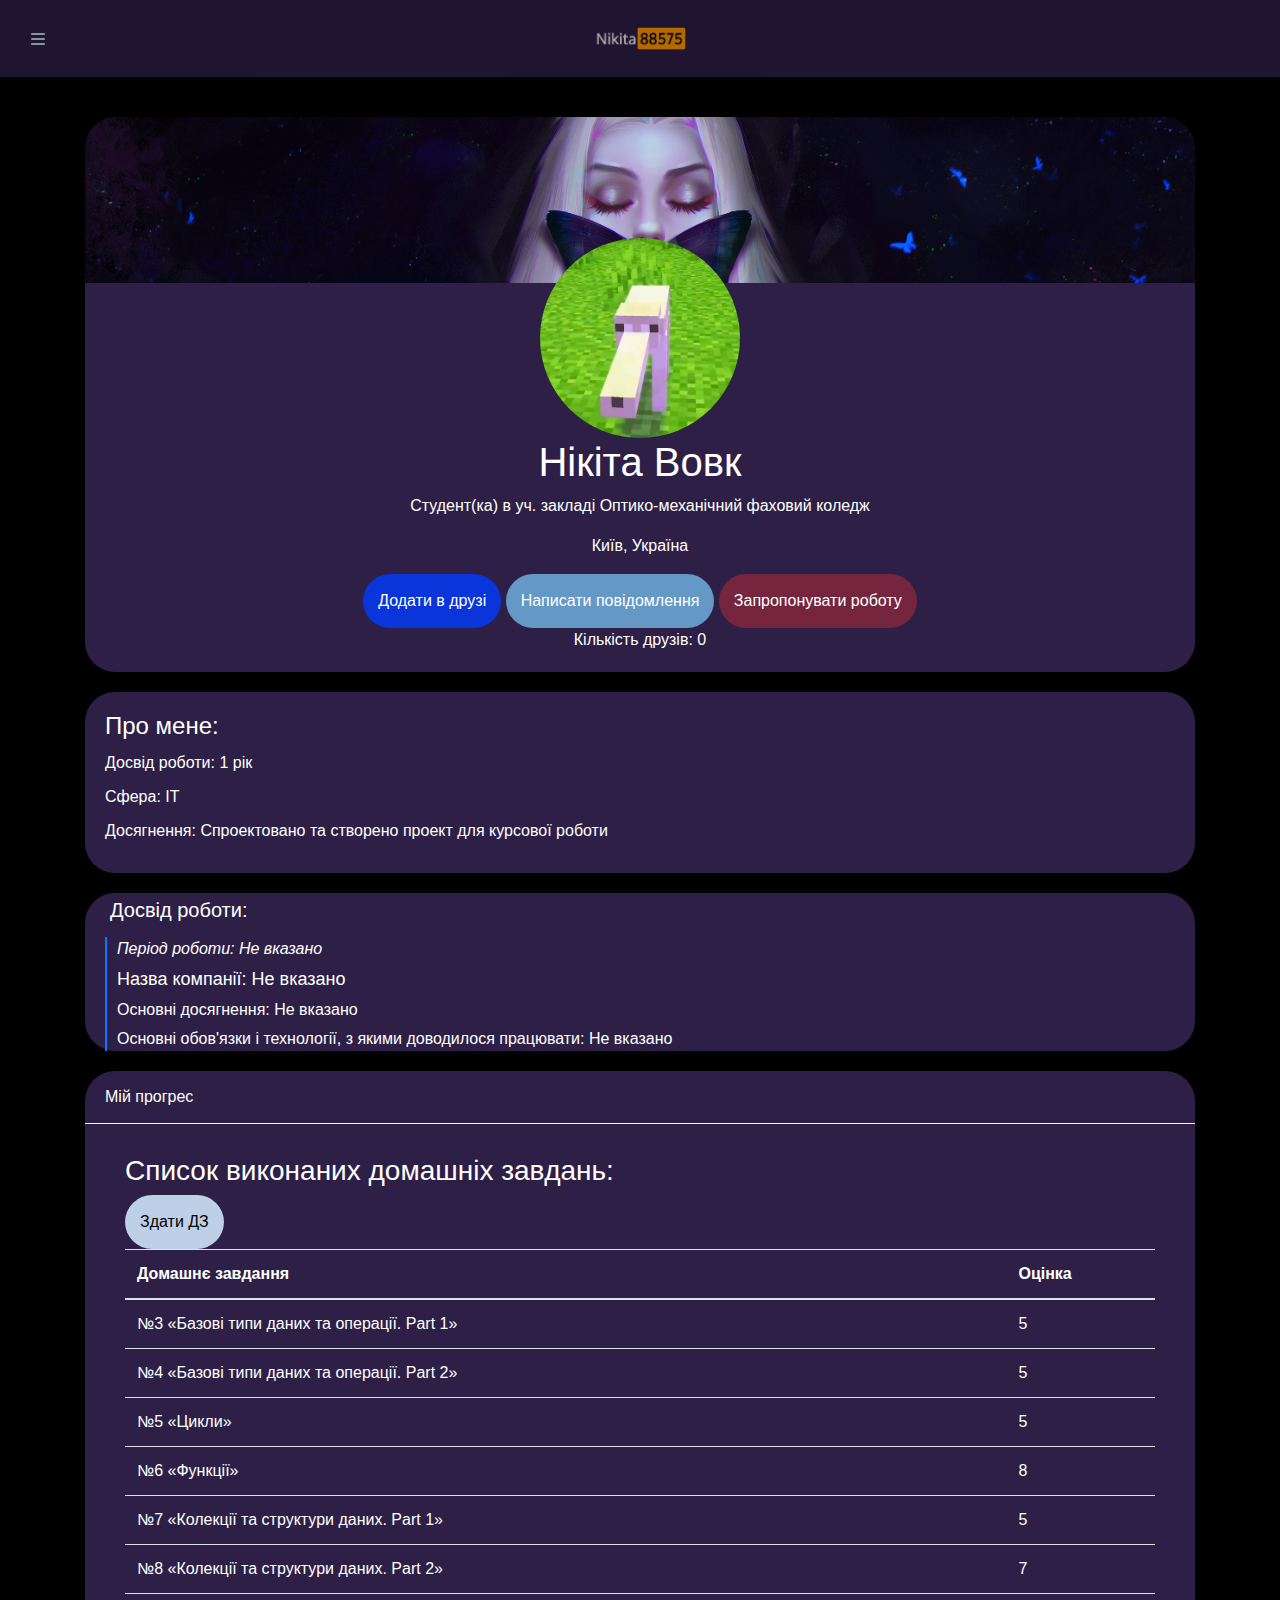
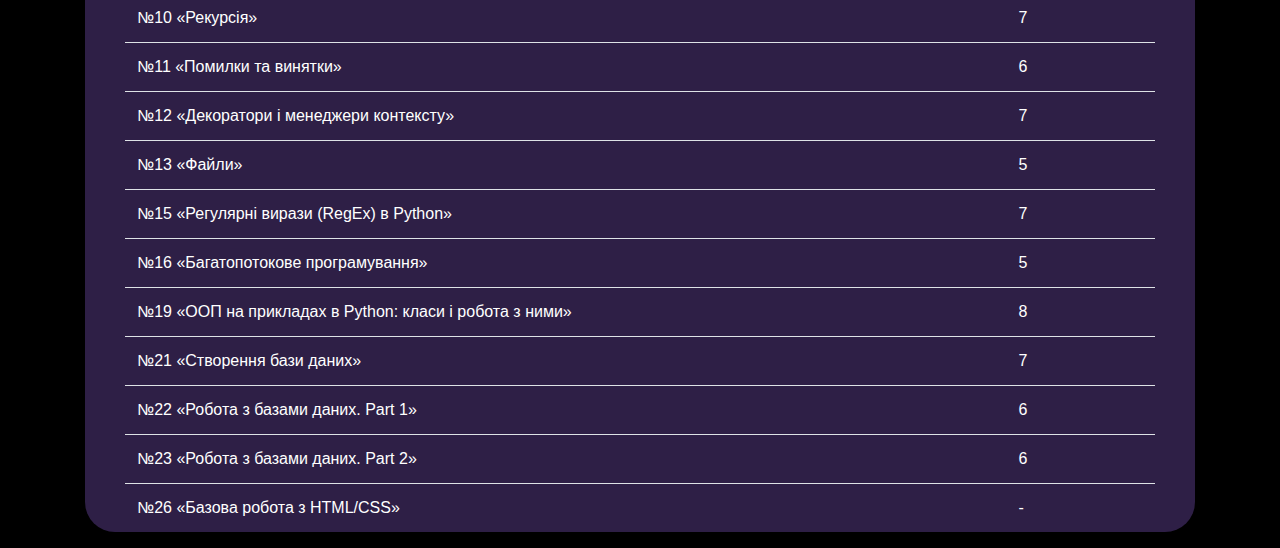
<file: index.html>
<!DOCTYPE html>
<html>
<head>
    <title>Мій профіль</title>
    <script src="https://example.com/fontawesome/v6.4.0/js/all.js" data-auto-add-css="false"></script>
    <link href="https://example.com/fontawesome/v6.4.0/css/svg-with-js.css" rel="stylesheet">
    <link rel="stylesheet" href="https://maxcdn.bootstrapcdn.com/bootstrap/4.5.0/css/bootstrap.min.css">
    <link rel="stylesheet" href="styles/style.css">
</head>
<body>
    <div class="global-nav">
        <div class="dropdown">
            <button class="dropbtn">
                <svg xmlns="http://www.w3.org/2000/svg" height="1em" viewBox="0 0 448 512" class="drop-btn-clr">
                    <path d="M0 96C0 78.3 14.3 64 32 64H416c17.7 0 32 14.3 32 32s-14.3 32-32 32H32C14.3 128 0 113.7 0 96zM0 256c0-17.7 14.3-32 32-32H416c17.7 0 32 14.3 32 32s-14.3 32-32 32H32c-17.7 0-32-14.3-32-32zM448 416c0 17.7-14.3 32-32 32H32c-17.7 0-32-14.3-32-32s14.3-32 32-32H416c17.7 0 32 14.3 32 32z"/>
                </svg>
            </button>
            <div class="dropdown-content">
              <a href="my_projects.html">Мої проекти</a>
            </div>
        </div>
        <div class="headerContainer">
            <div class="logo-container">
                <img class="logo" src="logotypes/logo.png">
            </div>
        </div>
    </div>
    <div class="container">
        <div class="profile-background">
            <img class="profile-background-photo" src="photos/butterfly.png" alt="Задній план">
        </div>
        <div class="profile-header">
            <img class="profile-picture" src="photos/test.jpg" alt="Ваше фото">
            <h1 class="username">
                <a href="https://github.com/Nikita88575" style="color: #ffffff;">
                    Нікіта Вовк
                </a>
            </h1>
            <p>
                Студент(ка) в уч. закладі
                <a href="https://omc.univ.kiev.ua/" style="color: #ffffff;">
                    Оптико-механічний фаховий коледж
                </a>
            </p>
            <p>Київ, Україна</p>
            <button id="addFriendBtn" onclick="addFriend()">Додати в друзі</button>
            <button id="sendMessageBtn" onclick="sendMessage()">Написати повідомлення</button>
            <button id="jobOfferBtn" onclick="jobOffer()">Запропонувати роботу</button>
            <div id="friendCount">Кількість друзів: <span id="count">0</span></div>
        </div>
        <div class="profile-info">
            <h1>Про мене:</h1>
            <p>Досвід роботи: 1 рік</p>
            <p>Cфера: IT</p>
            <p>Досягнення: Спроектовано та створено проект для курсової роботи</p>
        </div>
        <div class="experience-section">
            <h3>Досвід роботи:</h3>
            <ul>
                <li class="experience-item">
                    <div class="item-subtitle">Період роботи: Не вказано</div>
                    <div class="item-title">Назва компанії: Не вказано</div>
                    <div class="item-description">Основні досягнення: Не вказано</div>
                    <div class="item-description">Основні обов'язки і технології, з якими доводилося працювати: Не вказано</div>
                </li>
            </ul>
        </div>
        <div class="nw__box">
            <div class="nw__box-header">
                <div class="nw___box-header-title">
                    Мій прогрес
                </div>
            </div>
            <div class="nw__box-content">
                <div class="tab-pane">
                    <div class="full-statistic">
                        <h3>Список виконаних домашніх завдань:</h3>
                        <button id="submitHomeworkBtn" onclick="submitHomework()">Здати ДЗ</button>
                        <table id="done_hw" class="table">
                            <thead>
                                <tr>
                                    <th>Домашнє завдання</th>
                                    <th>Оцінка</th>
                                </tr>
                            </thead>
                            <tbody>
                                <tr>
                                    <td>№3 «Базові типи даних та операції. Part 1»</td>
                                    <td>5</td>
                                </tr>
                                <tr>
                                    <td>№4 «Базові типи даних та операції. Part 2»</td>
                                    <td>5</td>
                                </tr>
                                <tr>
                                    <td>№5 «Цикли»</td>
                                    <td>5</td>
                                </tr>
                                <tr>
                                    <td>№6 «Функції»</td>
                                    <td>8</td>
                                </tr>
                                <tr>
                                    <td>№7 «Колекції та структури даних. Part 1»</td>
                                    <td>5</td>
                                </tr>
                                <tr>
                                    <td>№8 «Колекції та структури даних. Part 2»</td>
                                    <td>7</td>
                                </tr>
                                <tr>
                                    <td>№10 «Рекурсія»</td>
                                    <td>7</td>
                                </tr>
                                <tr>
                                    <td>№11 «Помилки та винятки»</td>
                                    <td>6</td>
                                </tr>
                                <tr>
                                    <td>№12 «Декоратори і менеджери контексту»</td>
                                    <td>7</td>
                                </tr>
                                <tr>
                                    <td>№13 «Файли»</td>
                                    <td>5</td>
                                </tr>
                                <tr>
                                    <td>№15 «Регулярні вирази (RegEx) в Python»</td>
                                    <td>7</td>
                                </tr>
                                <tr>
                                    <td>№16 «Багатопотокове програмування»</td>
                                    <td>5</td>
                                </tr>

                                <tr>
                                    <td>№19 «ООП на прикладах в Python: класи і робота з ними»</td>
                                    <td>8</td>
                                </tr>
                                <tr>
                                    <td>№21 «Створення бази даних»</td>
                                    <td>7</td>
                                </tr>
                                <tr>
                                    <td>№22 «Робота з базами даних. Part 1»</td>
                                    <td>6</td>
                                </tr>
                                <tr>
                                    <td>№23 «Робота з базами даних. Part 2»</td>
                                    <td>6</td>
                                </tr>
                                <tr>
                                    <td>№26 «Базова робота з HTML/CSS»</td>
                                    <td>-</td>
                                </tr>
                            <!-- Додайте решту рядків для інших завдань та оцінок -->
                            </tbody>
                        </table>
                    </div>
                </div>
            </div>
        </div>
    </div>
    <script src="scripts/script.js"></script>
</body>
</html>
</file>
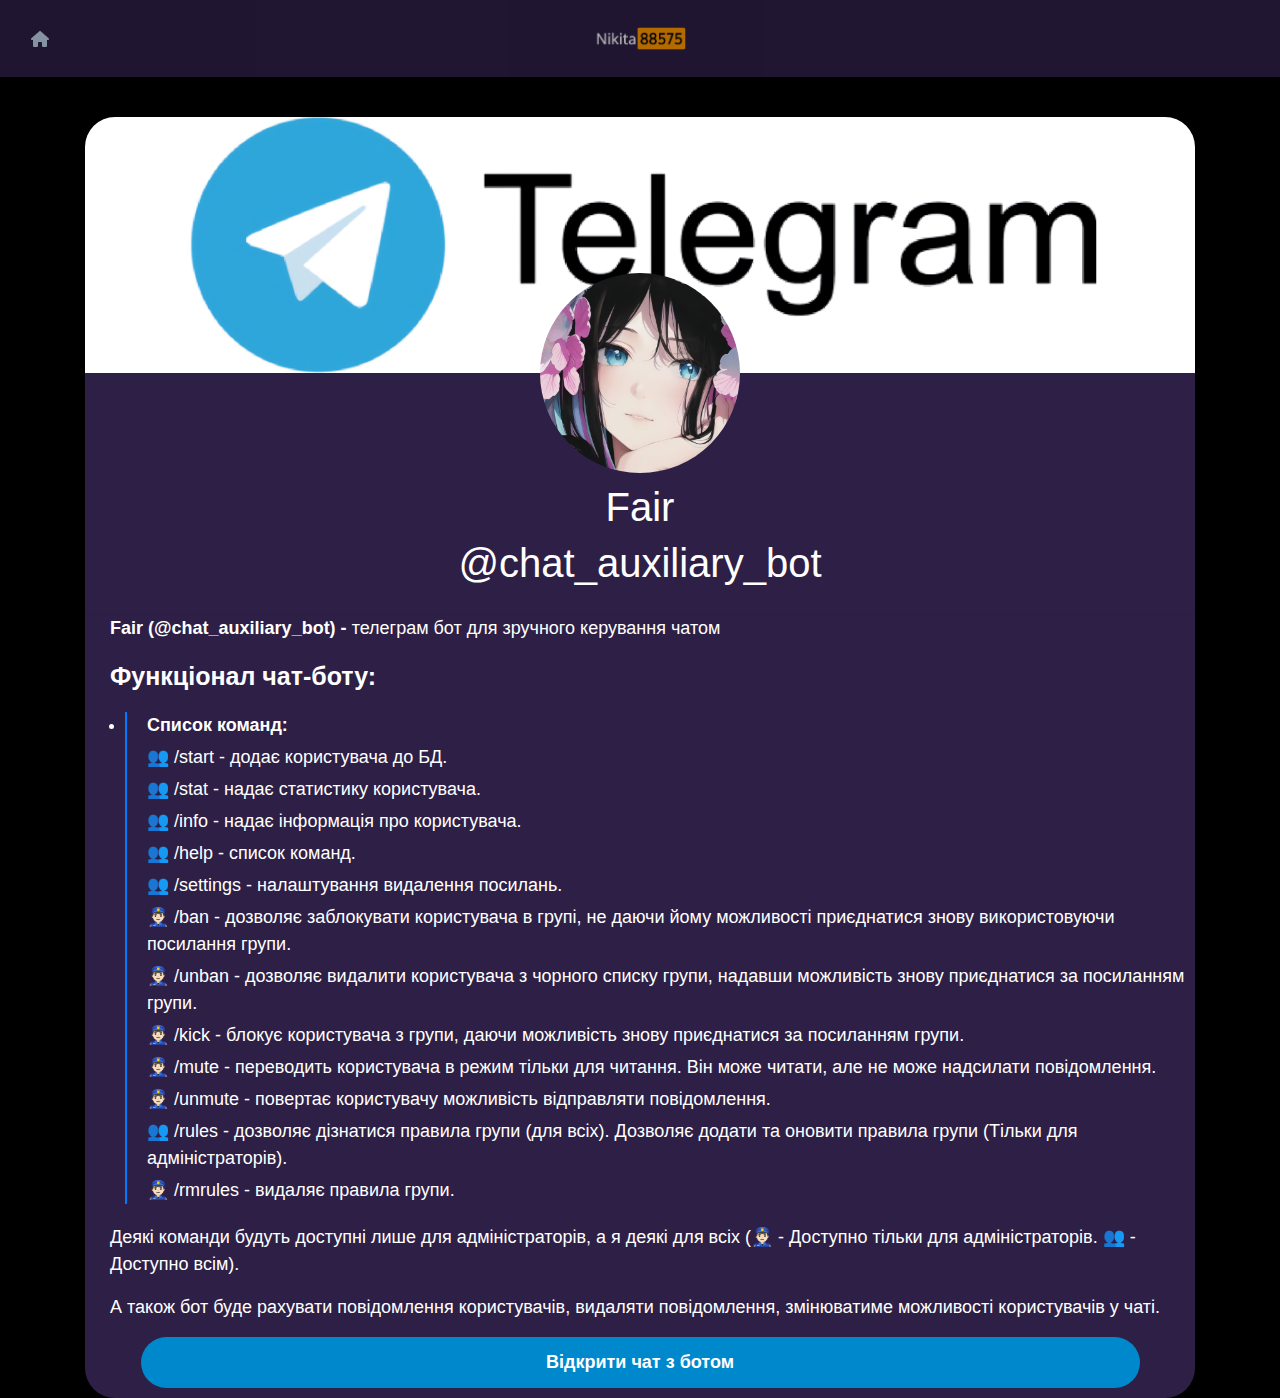
<file: my_projects.html>
<!DOCTYPE html>
<html>
<head>
    <title>Мої проекти</title>
    <script src="https://example.com/fontawesome/v6.4.0/js/all.js" data-auto-add-css="false"></script>
    <link href="https://example.com/fontawesome/v6.4.0/css/svg-with-js.css" rel="stylesheet">
    <link rel="stylesheet" href="https://maxcdn.bootstrapcdn.com/bootstrap/4.5.0/css/bootstrap.min.css">
    <link rel="stylesheet" href="styles/style.css">
</head>
<body>
    <div class="global-nav">
        <div class="dropdown">
            <button class="home-button">
                <a href="index.html">
                    <svg xmlns="http://www.w3.org/2000/svg" height="1em" viewBox="0 0 576 512" class="home-btn-clr">
                    <!--! Font Awesome Free 6.4.0 by @fontawesome - https://fontawesome.com License - https://fontawesome.com/license (Commercial License) Copyright 2023 Fonticons, Inc. -->
                    <path d="M575.8 255.5c0 18-15 32.1-32 32.1h-32l.7 160.2c0 2.7-.2 5.4-.5 8.1V472c0 22.1-17.9 40-40 40H456c-1.1 0-2.2 0-3.3-.1c-1.4 .1-2.8 .1-4.2 .1H416 392c-22.1 0-40-17.9-40-40V448 384c0-17.7-14.3-32-32-32H256c-17.7 0-32 14.3-32 32v64 24c0 22.1-17.9 40-40 40H160 128.1c-1.5 0-3-.1-4.5-.2c-1.2 .1-2.4 .2-3.6 .2H104c-22.1 0-40-17.9-40-40V360c0-.9 0-1.9 .1-2.8V287.6H32c-18 0-32-14-32-32.1c0-9 3-17 10-24L266.4 8c7-7 15-8 22-8s15 2 21 7L564.8 231.5c8 7 12 15 11 24z"/></svg>
                </a>
            </button>
        </div>
        <div class="headerContainer">
            <div class="logo-container">
                <img class="logo" src="logotypes/logo.png">
            </div>
        </div>
    </div>
    <div class="container">
        <div class="profile-background">
            <img class="tg-bot-project-background-photo" src="photos/Telegram-logo-Featured.png" alt="Задній план">
        </div>
        <div class="project-header">
            <img class="bot-profile-picture" src="photos/bot_profile.jpg" alt="Ваше фото">
            <h1>Fair</h1>
            <h1>@chat_auxiliary_bot</h1>
        </div>
        <div class="bot-info">
            <p>
                <b>Fair (@chat_auxiliary_bot) - </b>
                телеграм бот для зручного керування чатом
                <p>
                    <b id="bot-funcs">Функціонал чат-боту:</b>
                    <ul>
                        <li class="about-bot">
                            <div class="bot-description">
                                <p>
                                    <b>Список команд:</b>
                                </p>
                                <p>
                                    👥 /start - додає користувача до БД.
                                </p>
                                <p>
                                    👥 /stat - надає статистику користувача. 
                                </p>
                                <p>
                                    👥 /info - надає інформація про користувача.
                                </p>
                                <p>
                                    👥 /help - список команд.
                                </p>
                                <p>
                                    👥 /settings - налаштування видалення посилань.
                                </p>
                                <p>
                                    👮🏻‍♂️ /ban - дозволяє заблокувати користувача в групі, не даючи йому можливості приєднатися знову використовуючи посилання групи.
                                </p>
                                <p>
                                    👮🏻‍♂️ /unban - дозволяє видалити користувача з чорного списку групи, надавши можливість знову приєднатися за посиланням групи.
                                </p>
                                <p>
                                    👮🏻‍♂️ /kick - блокує користувача з групи, даючи можливість знову приєднатися за посиланням групи.
                                </p>
                                <p>
                                    👮🏻‍♂️ /mute - переводить користувача в режим тільки для читання. Він може читати, але не може надсилати повідомлення.
                                </p>
                                <p>
                                    👮🏻‍♂️ /unmute - повертає користувачу можливість відправляти повідомлення.
                                </p>
                                <p>
                                    👥 /rules - дозволяє дізнатися правила групи (для всіх). Дозволяє додати та оновити правила групи (Тільки для адміністраторів).
                                </p>
                                <p>
                                    👮🏻‍♂️ /rmrules - видаляє правила групи.
                                </p>
                            </div>
                        </li>
                    </ul>
                    <p>
                        Деякі команди будуть доступні лише для адміністраторів, а я деякі для всіх (👮🏻‍♂️ - Доступно тільки для адміністраторів. 👥 - Доступно всім).
                    </p>
                    <p>
                        А також бот буде рахувати повідомлення користувачів, видаляти повідомлення, змінюватиме можливості користувачів у чаті.
                    </p>
                </p>
            </p>
            <a class="button" href="https://t.me/chat_auxiliary_bot" id="openBotButton" style="color: #ffffff;">Відкрити чат з ботом</a>
        </div>
    </div>
</body>
</html>
</file>
<file: styles/style.css>
body {
    top: 0;
    background: #000;
    font-family: Arial, sans-serif;
  }

  .global-nav {
    width: 100%;
    opacity: 70%;
    display: flex;
    margin: 0 auto;
    min-height: 4.8rem;
    align-items: center;
    margin-bottom: 40px;
    background-color: #2e1f46;
  }

  .headerContainer {
    display: flex;
    width: auto;
    margin: 0 auto;
    min-height: 100%;
    align-items: center;
  }

  .logo-container {
    width: 100px;
    flex-grow: 1;
    text-align: center;
    min-height: 100%;
    position: relative;
  }

  .logo {
    width: 100px;
  }

  form {
    display: block;
  }

  .profile-background-photo, .profile-header {
    position: relative;
  }

  .profile-background {
    text-align: center;
  }

  .profile-background-photo {
    width: 100%;
    height: 100%;
    border-top-left-radius: 30px;
    border-top-right-radius: 30px;
  }

  .profile-header {
    padding: 20px 0;
    color: #ffffff;
    text-align: center;
    margin-bottom: 10px;
    background-color: #2e1f46;
    border-bottom-left-radius: 30px;
    border-bottom-right-radius: 30px;
    box-shadow: 0 2px 5px 0 rgba(9, 9, 9, 0.05);
  }

  .profile-picture {
    width: 200px;
    height: 200px;
    object-fit: cover;
    margin-top: -65px;
    border-radius: 50%;
  }

  .profile-info {
    padding: 20px 0;
    color: #ffffff;
    margin-top: 20px;
    border-radius: 30px;
    margin-bottom: 20px;
    background-color: #2e1f46;
    box-shadow: 0 2px 5px 0 rgba(9, 9, 9, 0.05);
  }

  .profile-info h1 {
    font-size: 24px;
    margin-left: 20px;
    margin-bottom: 10px;
  }

  .profile-info p {
    font-size: 16px;
    margin-left: 20px;
    margin-bottom: 10px;
  }

  #addFriendBtn {
    border: none;
    padding: 15px;
    color: #ffffff;
    max-height: 80px;
    min-height: 30px;
    border-radius: 30px;
    background-color: #0a35da;
  }

  #addFriendBtn[disabled] {
    border: none;
    padding: 15px;
    color: #ffffff;
    min-height: 30px;
    max-height: 80px;
    border-radius: 30px;
    background-color: #000;
  }

  #sendMessageBtn {
    border: none;
    padding: 15px;
    color: #ffffff;
    min-height: 30px;
    max-height: 100px;
    border-radius: 30px;
    background-color: #6499c5;
  }
  
  #sendMessageBtn.clicked {
    border: none;
    padding: 15px;
    color: #ffffff;
    min-height: 30px;
    max-height: 80px;
    border-radius: 30px;
    background-color: #000;
  }
  
  #jobOfferBtn {
    border: none;
    padding: 15px;
    color: #ffffff;
    min-height: 30px;
    max-height: 100px;
    border-radius: 30px;
    background-color: #75253e;
  }

  #jobOfferBtn.clicked {
    border: none;
    padding: 15px;
    display: none;
    min-height: 30px;
    max-height: 80px;
    border-radius: 30px;
  }

  #submitHomeworkBtn {
    border: none;
    color: #000;
    padding: 15px;
    min-height: 30px;
    max-height: 100px;
    position: relative;
    border-radius: 30px;
    background-color: #bed0e8;
  }

  .experience-section {
    color: #ffffff;
    margin-bottom: 20px;
    border-radius: 30px;
    background-color: #2e1f46;
    box-shadow: 0 2px 5px 0 rgba(9, 9, 9, 0.05);
  }

  .experience-section h3 {
    padding: 5px;
    font-size: 20px;
    margin-top: 20px;
    margin-left: 20px;
    margin-bottom: 10px;
  }

  .experience-section ul {
    padding: 0;
    margin-left: 20px;
    list-style-type: none;
  }

  .experience-item {
    padding-left: 10px;
    margin-bottom: 20px;
    border-left: 2px solid #007bff;
  }

  .experience-item .item-title {
    font-size: 18px;
    margin-bottom: 5px;
  }

  .experience-item .item-subtitle {
    font-size: 16px;
    font-style: italic;
    margin-bottom: 5px;
  }

  .experience-item .item-description {
    font-size: 16px;
    margin-bottom: 5px;
  }

  .nw__box {
    color: #ffffff;
    margin-bottom: 10px;
    border-radius: 30px;
    background-color: #2e1f46;
    box-shadow: 0 2px 5px 0 rgba(9, 9, 9, 0.05);
  }
  
  .nw__box-header {
    height: 52px;
    font-size: 0;
    color: #ffffff;
    padding: 9px 20px 0;
    text-align: justify;
  }

  .nw___box-header-title {
    font-size: 16px;
    color: #ffffff;
    line-height: 34px;
    display: inline-block;
    vertical-align: middle;
  }

  .full-statistic {
    color: #ffffff;
    padding: 30px 40px 0 40px;
    border-top: solid 1px #f3f3f3;
  }

  .table {
    color: #ffffff;
  }

  .drop-btn-clr {
    fill: #bed0e8;
  }

  .home-btn-clr {
    fill: #bed0e8;
  }

  .home-button {
    width: 100%;
    border: none;
    background: none;
    margin-left: 25px;
    margin-right: -71px;
  }

  .dropbtn {
    width: 100%;
    border: none;
    background: none;
    margin-left: 25px;
    margin-right: -71px;
  }
  
  .dropdown {
    position: relative;
    display: inline-block;
  }

  .dropdown-content {
    z-index: 1;
    display: none;
    min-width: 160px;
    position: absolute;
    text-align: center;
    background-color: #bed0e8;
    box-shadow: 0px 8px 16px 0px rgba(0,0,0,0.2);
  }

  .dropdown-content a {
    color: black;
    display: block;
    padding: 12px 16px;
    text-decoration: none;
  }

  .dropdown-content a:hover {
    background-color: #bed0e8;
  }
  
  .dropdown:hover .dropdown-content {
    display: block;
  }

  .tg-bot-project-background-photo {
    width: 100%;
    height: 100%;
    border-top-left-radius: 30px;
    border-top-right-radius: 30px;
  }

  .project-header {
    padding: 20px 0;
    color: #ffffff;
    text-align: center;
    background-color: #2e1f46;
    box-shadow: 0 2px 5px 0 rgba(9, 9, 9, 0.05);
  }

  .bot-profile-picture {
    width: 200px;
    height: 200px;
    object-fit: cover;
    margin-top: -120px;
    border-radius: 50%;
    margin-bottom: 10px;
  }

  .bot-info {
    color: #ffffff;
    background-color: #2e1f46;
    border-bottom-left-radius: 30px;
    border-bottom-right-radius: 30px;
    box-shadow: 0 2px 5px 0 rgba(9, 9, 9, 0.05);
  }
  
  .bot-info p {
    font-size: 18px;
    margin-left: 25px;
  }

  .bot-info p #bot-funcs {
    font-size: 25px;
  }

  .about-bot {
    padding-left: 10px;
    margin-bottom: 20px;
    border-left: 2px solid #007bff;
  }

  .about-bot .bot-description p {
    font-size: 18px;
    margin-left: 10px;
    margin-bottom: 5px;
  }

  .button {
    width: 90%;
    color: #fff;
    font-size: 18px;
    margin-left: 5%;
    font-weight: bold;
    padding: 12px 24px;
    text-align: center;
    margin-bottom: 10px;
    border-radius: 30px;
    display: inline-block;
    background-color: #0088cc;
}
</file>
